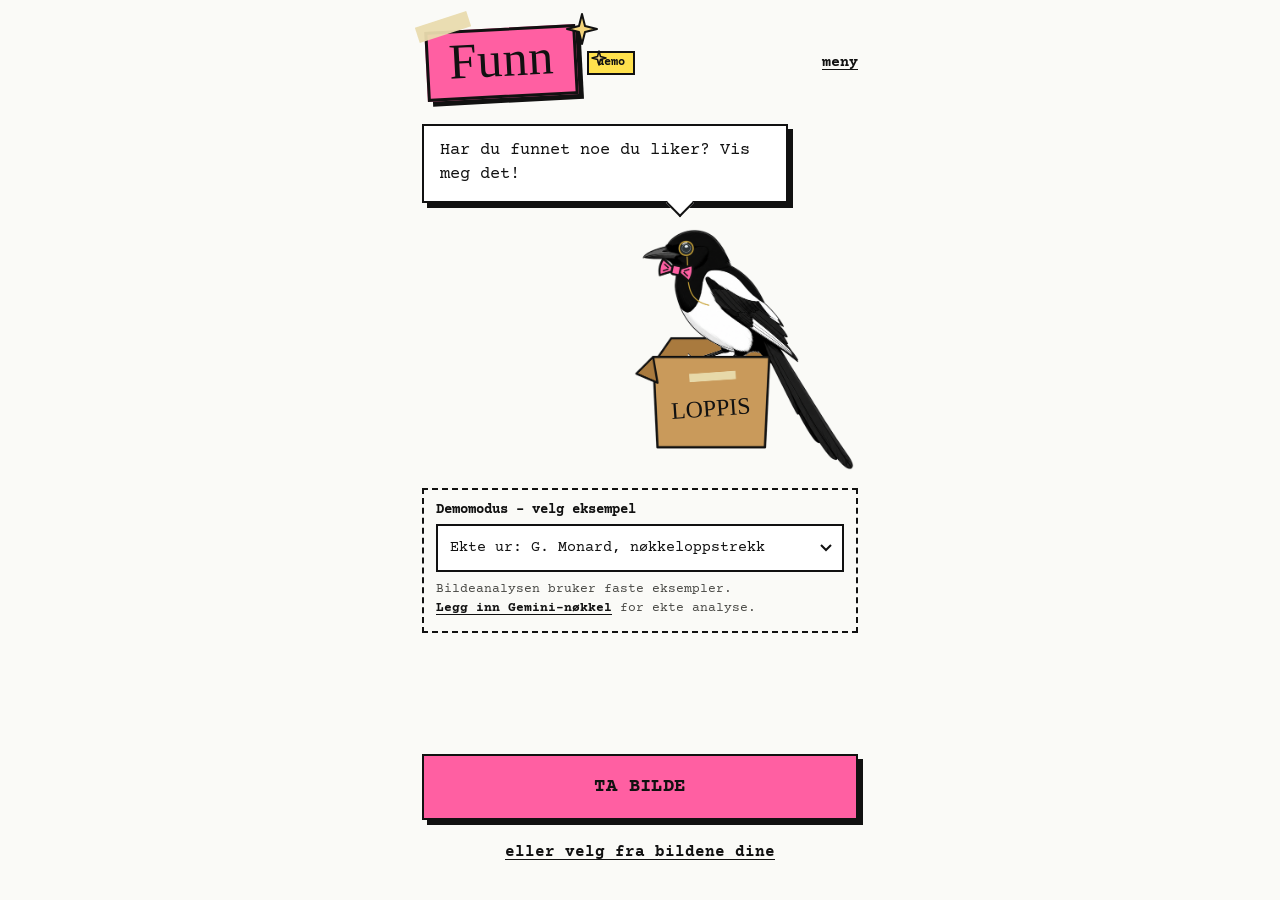
<file: docs/index.html>
<!doctype html>
<html lang="no">
<head>
  <meta charset="utf-8">
  <meta name="viewport" content="width=device-width, initial-scale=1, viewport-fit=cover">
  <title>Funn</title>
  <meta name="description" content="Ta bilde av det du har funnet på loppis eller i bruktbutikken, og få vite hva det er og hva lignende selges for.">
  <meta name="theme-color" content="#FAFAF7">
  <meta name="color-scheme" content="light">
  <link rel="manifest" href="manifest.webmanifest">
  <link rel="icon" href="icon-192.png" type="image/png">
  <link rel="apple-touch-icon" href="icon-192.png">
  <meta name="apple-mobile-web-app-capable" content="yes">
  <meta name="apple-mobile-web-app-title" content="Funn">
  <link rel="preconnect" href="https://fonts.googleapis.com">
  <link rel="preconnect" href="https://fonts.gstatic.com" crossorigin>
  <link rel="stylesheet" href="https://fonts.googleapis.com/css2?family=Courier+Prime:ital,wght@0,400;0,700;1,400&family=Permanent+Marker&display=swap">
  <link rel="stylesheet" href="styles.css">
</head>
<body>
  <!-- Skjæra i loppiskassa. Ordet på kassa er tekst, så det får tusjfonten. -->
  <template id="skjaere-tpl">
    <span class="skjaere"><img src="img/skjaere.png" alt=""><svg class="kasse-tekst" viewBox="141 55 852 933" aria-hidden="true"><text x="440" y="780" text-anchor="middle" transform="rotate(-4 440 770)">LOPPIS</text></svg></span>
  </template>

  <main id="app">
    <!-- 1. Start -->
    <section id="screen-intro" class="screen screen-intro">
      <div class="start-top">
        <div class="logo">
          <span class="tape tape-logo" aria-hidden="true"></span>
          <h1 class="logo-word">Funn</h1>
          <svg class="star star-big" viewBox="0 0 34 34" aria-hidden="true"><path d="M17 2 L20 14 L32 17 L20 20 L17 32 L14 20 L2 17 L14 14 Z"/></svg>
          <svg class="star star-small" viewBox="0 0 16 16" aria-hidden="true"><path d="M8 1 L9.5 6.5 L15 8 L9.5 9.5 L8 15 L6.5 9.5 L1 8 L6.5 6.5 Z"/></svg>
        </div>
        <span id="mode-badge" class="badge badge-demo" hidden>demo</span>
        <button class="link link-top" data-action="settings">meny</button>
      </div>

      <div class="bubble bubble-start">
        <p>Har du funnet noe du liker? Vis meg det!</p>
      </div>
      <div class="mascot mascot-start" data-skjaere="Skjæra med monokkel sitter i en loppiskasse"></div>

      <div id="mock-panel" class="mock-panel" hidden>
        <label for="mock-scenario">Demomodus – velg eksempel</label>
        <select id="mock-scenario"></select>
        <p class="fineprint">Bildeanalysen bruker faste eksempler. <button class="link link-inline" data-action="settings">Legg inn Gemini-nøkkel</button> for ekte analyse.</p>
      </div>

      <div class="actions">
        <label class="btn btn-primary btn-big">
          <input type="file" accept="image/*" capture="environment" data-input="camera" hidden>
          TA BILDE
        </label>
        <label class="link link-center">
          <input type="file" accept="image/*" multiple data-input="gallery" hidden>
          eller velg fra bildene dine
        </label>
      </div>
    </section>

    <!-- 2. Bilder -->
    <section id="screen-capture" class="screen" hidden>
      <div class="screen-top">
        <button class="link link-top" data-action="back">← tilbake</button>
        <span id="photo-count" class="count"></span>
      </div>
      <div class="tag"><h1>Bildene dine</h1></div>

      <div class="photo-grid" id="photo-grid"></div>
      <p class="error" id="capture-error" role="alert" hidden></p>

      <div class="mascot-talk">
        <div class="mascot mascot-small" data-skjaere="Skjæra"></div>
        <div class="bubble bubble-left" id="suggest-box"></div>
      </div>

      <ul class="arrows">
        <li>Hele funnet, forfra</li>
        <li>Merker, stempler, signaturer</li>
        <li>Gå nært, la lyset falle skrått</li>
      </ul>
      <p class="guide-link"><button class="link link-inline" data-action="guide">Lommeur? Slik åpner du det</button></p>

      <div class="actions">
        <button class="btn btn-primary" data-action="analyze" id="analyze-btn" disabled>FINN UT HVA DET ER</button>
        <label class="link link-center">
          <input type="file" accept="image/*" multiple data-input="gallery" hidden>
          velg fra bildene dine
        </label>
        <button class="link link-center" data-action="save-photos" id="save-photos-btn" hidden>lagre bildene på telefonen</button>
      </div>
    </section>

    <!-- 3. Analyserer (fylles av app.js) -->
    <section id="screen-loading" class="screen screen-center" hidden></section>

    <!-- 4. Stemmer dette? -->
    <section id="screen-confirm" class="screen" hidden>
      <button class="link link-top" data-action="retake">← bildene</button>
      <div class="title-row">
        <div class="tag"><h1>Stemmer dette?</h1></div>
        <div class="mascot mascot-tiny" data-skjaere="Skjæra"></div>
      </div>
      <p class="lead">Dette leste jeg. Rett det som er feil før jeg leter etter priser.</p>

      <section id="identity-box" class="identity" hidden></section>
      <div id="confirm-notices"></div>
      <section class="box found" aria-labelledby="found-title">
        <h2 id="found-title" class="box-label">Funnet <span class="chip" data-conf="numbers"></span></h2>
        <div id="found"></div>
      </section>

      <form id="confirm-form" novalidate>
        <div class="field">
          <label for="f-object">Hva er det?</label>
          <input id="f-object" name="object_type" autocomplete="off" placeholder="F.eks. kaffekanne, spiseskje, vase">
          <small id="object-description"></small>
        </div>
        <div id="work-fields">
          <div class="field">
            <label for="f-title">Tittel <span class="chip" data-conf="title"></span></label>
            <input id="f-title" name="work_title" autocomplete="off" placeholder="Slik den står på boka, plata eller bildet">
          </div>
          <div class="field">
            <label for="f-creator">Forfatter eller kunstner</label>
            <input id="f-creator" name="creator" autocomplete="off" autocapitalize="words" placeholder="Ikke lest">
          </div>
        </div>
        <div class="field">
          <label for="f-brand">Produsent eller signatur <span class="chip" data-conf="brand_signed"></span></label>
          <input id="f-brand" name="brand" autocomplete="off" autocapitalize="words" placeholder="Usignert">
        </div>
        <div class="field-pair">
          <div class="field">
            <label for="f-category">Kategori <span class="chip" data-conf="category"></span></label>
            <select id="f-category" name="category"></select>
          </div>
          <div class="field">
            <label for="f-materials">Materiale</label>
            <input id="f-materials" name="materials" autocomplete="off" placeholder="porselen">
          </div>
        </div>
        <div id="watch-fields">
        <div class="field">
          <label for="f-movement">Verksnummer</label>
          <input id="f-movement" name="movement_serial" inputmode="numeric" pattern="[0-9 ]*" autocomplete="off" placeholder="Ikke lest">
          <small>Nummer på selve urverket. Mange ur har ikke det.</small>
        </div>
        <div class="field">
          <label for="f-case">Kassenummer</label>
          <input id="f-case" name="case_number" inputmode="numeric" pattern="[0-9 ]*" autocomplete="off" placeholder="Ikke lest">
          <small>Nummer i lokkene. Står det samme nummer flere steder, hører lokkene trolig sammen.</small>
        </div>
        <div class="field">
          <label for="f-escapement">Gangtype <span class="chip" data-conf="escapement"></span></label>
          <select id="f-escapement" name="escapement"></select>
          <small id="escapement-evidence"></small>
        </div>
        <div class="field">
          <label for="f-winding">Oppstrekk <span class="chip" data-conf="winding"></span></label>
          <select id="f-winding" name="winding"></select>
          <small id="winding-evidence"></small>
        </div>
        <div class="field">
          <label for="f-layout">Verktype</label>
          <select id="f-layout" name="movement_layout"></select>
        </div>
        </div>
        <div class="field" id="material-field">
          <label for="f-material">Edelt metall etter stempel <span class="chip" data-conf="marks"></span></label>
          <select id="f-material" name="material"></select>
          <div class="stamps" id="stamps"></div>
        </div>
        <p class="fineprint">Usikker på noe? Feltet er merket med «sjekk».</p>
        <div class="actions">
          <button class="btn btn-primary" type="submit">FINN PRISER</button>
          <button class="link link-center" type="button" data-action="add-photo">legg til et bilde</button>
        </div>
      </form>
    </section>

    <!-- 5. Resultat -->
    <section id="screen-result" class="screen" hidden>
      <button class="link link-top" data-action="edit">← rett opplysninger</button>

      <div id="result-found">
        <div class="result-head">
          <div class="result-info">
            <div class="result-photo" id="result-photo" role="img" aria-label="Bilde av funnet"></div>
            <h1 class="result-title" id="result-title"></h1>
            <p class="result-sub" id="result-sub"></p>
            <p class="meta result-identity" id="result-identity" hidden></p>
          </div>
          <div class="result-mascot">
            <div class="mascot mascot-result" data-skjaere="Skjæra med prislappen"></div>
            <span class="notes" aria-hidden="true"><i>♪</i><i>♫</i><i>♪</i></span>
            <div class="price-sticker" id="price-sticker" aria-hidden="true"><span>…</span></div>
          </div>
        </div>
        <div class="bubble bubble-up" id="result-bubble" aria-live="polite"></div>

        <article class="card" id="discogs-card" hidden></article>
        <article class="card" id="web-card" hidden></article>
        <article class="card" id="value-card"></article>
      </div>

      <!-- Fant ingenting -->
      <div id="result-none" class="result-none" hidden>
        <div class="mascot-wonder">
          <span class="wonder-mark" aria-hidden="true">?</span>
          <div class="mascot mascot-none" data-skjaere="Skjæra med monokkel ser spørrende ut"></div>
        </div>
        <div class="tag tag-center"><h1>Hm. Denne vet jeg ikke.</h1></div>
        <p>Jeg fant ingen priser med en kilde jeg kan stå for. Jeg gjetter ikke – men dette kan hjelpe:</p>
        <ul class="arrows">
          <li>Ta bilde av merket under bunnen</li>
          <li>Skriv inn navnet hvis du ser et</li>
          <li>Ta bildet i bedre lys, gjerne fra siden</li>
        </ul>
        <p class="meta" id="none-detail"></p>
        <div id="none-tech"></div>
      </div>

      <article class="card" id="dating-card"></article>
      <article class="card" id="maker-card" hidden></article>

      <div class="actions">
        <button class="btn btn-secondary" data-action="add-photo" id="none-add" hidden>LEGG TIL ET BILDE</button>
        <button class="btn btn-primary" data-action="restart">SJEKK EN TIL</button>
      </div>
    </section>

    <!-- 6. Innstillinger -->
    <section id="screen-settings" class="screen" hidden>
      <button class="link link-top" data-action="close-settings">← tilbake</button>
      <div class="tag"><h1>Meny</h1></div>
      <p class="lead">Nøkkelen lagres bare i denne nettleseren og sendes bare til Google.</p>
      <form id="settings-form" novalidate>
        <div class="field">
          <label for="s-key">Gemini API-nøkkel</label>
          <input id="s-key" name="key" type="password" autocomplete="off" autocapitalize="off" spellcheck="false" placeholder="AIza…">
          <small>Lag en i Google AI Studio. Begrens den til Generative Language API og denne nettadressen.</small>
        </div>
        <div class="field">
          <label for="s-model">Modell</label>
          <input id="s-model" name="model" autocomplete="off" autocapitalize="off" spellcheck="false">
          <small>Bytt hvis Google har pensjonert modellen.</small>
        </div>
        <div class="field">
          <label for="s-discogs">Discogs-nøkkel (musikk)</label>
          <input id="s-discogs" name="discogsKey" type="password" autocomplete="off" autocapitalize="off" spellcheck="false" placeholder="Valgfri">
          <small>Gir riktig pressing og prisene på Discogs for LP, CD og kassett. Lag en gratis på discogs.com: logg inn, åpne Settings → Developers og trykk «Generate new token». Nøkkelen lagres bare i denne nettleseren.</small>
        </div>
        <div class="field field-check">
          <label><input type="checkbox" name="demo"> Demomodus (ingen kall til Gemini)</label>
        </div>
        <p id="settings-status" class="status" role="status" hidden></p>
        <p><button class="link link-inline" type="button" data-action="guide">Slik åpner du et lommeur</button></p>
        <div class="actions">
          <button class="btn btn-primary" type="submit">LAGRE</button>
          <div class="row">
            <button class="btn btn-secondary" type="button" data-action="test-key">TEST NØKKELEN</button>
            <button class="btn btn-secondary" type="button" data-action="clear-key">SLETT NØKKEL</button>
          </div>
        </div>
      </form>
    </section>

    <!-- Veiledning -->
    <section id="screen-guide" class="screen guide" hidden>
      <button class="link link-top" data-action="close-guide">← tilbake</button>
      <div class="tag"><h1>Slik åpner du et lommeur</h1></div>
      <p class="lead">De fleste lommeur har to lokk bak: et ytre lokk og et indre støvlokk, cuvetten. Stempler og nummer kan sitte på begge, så ta bilde av hvert lag.</p>

      <figure class="guide-figure">
        <svg viewBox="0 0 320 210" role="img" aria-labelledby="guide-fig-title">
          <title id="guide-fig-title">Lagene i et lommeur sett fra siden: glass, urskive, urverk, cuvette og ytre lokk</title>
          <g class="g-line">
            <path d="M52 22a10 10 0 0 1 20 0" />
            <rect x="57" y="22" width="10" height="9" rx="2" />
            <path d="M22 52q40-16 80 0" />
            <rect x="24" y="56" width="76" height="6" rx="2" class="g-fill-soft" />
            <rect x="26" y="68" width="72" height="22" rx="3" class="g-fill" />
            <circle cx="46" cy="79" r="6" />
            <circle cx="76" cy="79" r="4" />
            <path d="M26 98 L96 128" class="g-accent" />
            <path d="M24 104 L88 160" class="g-accent2" />
            <circle cx="25" cy="101" r="3" class="g-dot" />
          </g>
          <g class="g-label">
            <line x1="102" y1="46" x2="150" y2="36" /><text x="156" y="40">Glass</text>
            <line x1="102" y1="59" x2="150" y2="62" /><text x="156" y="66">1 · Urskive</text>
            <line x1="100" y1="79" x2="150" y2="90" /><text x="156" y="94">4 · Urverk med verksnummer</text>
            <line x1="96" y1="128" x2="150" y2="122" /><text x="156" y="126">3 · Cuvette (indre lokk)</text>
            <line x1="88" y1="160" x2="150" y2="152" /><text x="156" y="156">2 · Ytre baklokk</text>
            <line x1="25" y1="104" x2="40" y2="190" /><text x="44" y="194">Hengsel</text>
          </g>
        </svg>
        <figcaption>Ytre lokk og cuvette er vanligvis hengslet på samme side. Tallene viser rekkefølgen du åpner uret i.</figcaption>
      </figure>

      <article class="guide-card" id="guide-before">
        <h2>Før du begynner</h2>
        <ul>
          <li>Bruk neglen eller en tynn plastkile, for eksempel et gitarplekter. Aldri kniv eller skrutrekker: riper og bulker senker verdien.</li>
          <li>Hold uret over et mykt underlag, og ikke tving noe som sitter fast. Spør selgeren om lov på loppemarkedet.</li>
          <li>Ikke rør urverket. Særlig balansehjulet, som svinger fram og tilbake, er ømfintlig.</li>
        </ul>
      </article>

      <article class="guide-card" id="guide-dial">
        <h2><span class="num">1</span> Urskiven</h2>
        <p>Ta bildet rett forfra med hele skiven og eventuell tekst.</p>
        <p>Har uret lokk også foran (savonett eller jegerur), trykker du inn kronen øverst. Da spretter frontlokket opp.</p>
      </article>

      <article class="guide-card" id="guide-caseback">
        <h2><span class="num">2</span> Ytre baklokk</h2>
        <p>Finn det lille neglesporet i kanten, ofte rett overfor hengselet, og lirk forsiktig. Noen lokk skrus av mot klokka i stedet.</p>
        <p><strong>Fotografer innsiden av lokket.</strong> Her står ofte sølvstempelet (0.800, 0.875, 0.935), et lite merke fra kassemakeren, kontrollmerker som en bjørn, en tiur eller et ekorn, og kassenummeret.</p>
        <p class="fineprint">Monogrammer og initialer er gravert for en eier. Små, ujevne riper med bokstaver og tall er ofte merker etter reparasjoner. Appen tar dem med, men bruker dem ikke som serienummer.</p>
      </article>

      <article class="guide-card" id="guide-cuvette">
        <h2><span class="num">3</span> Cuvetten (indre lokk)</h2>
        <p>Under det ytre lokket ligger et tynnere støvlokk. <strong>Fotografer utsiden før du åpner det</strong>, og så innsiden. Utsiden har ofte gravert tekst som navn, antall steiner, gangtype («Echappement à cylindre», «Ancre») og et nummer. Innsiden kan ha egne stempler.</p>
        <p>To hull i cuvetten betyr at uret trekkes opp med nøkkel: det ene er for oppstrekk, det andre for å stille viserne («Aiguilles»).</p>
        <p>Cuvetten kan være av samme sølv som kassen, eller av metall («Cuvette Métal»). Står samme nummer i lokket og på cuvetten, hører de trolig sammen.</p>
        <p class="fineprint">Har uret ingen cuvette, hopper du over dette steget.</p>
      </article>

      <article class="guide-card" id="guide-movement">
        <h2><span class="num">4</span> Urverket</h2>
        <p>Åpne cuvetten på samme måte. På mange ur står det lite eller ingenting på verket, og det er helt vanlig. Bildet viser likevel gangtypen, om uret har nøkkeloppstrekk (firkantede tapper) og hvordan verket er bygd. Står det et nummer, får skrått lys graveringen fram.</p>
        <p>Finner du ikke noe neglespor bak, kan uret være av typen som åpnes forfra: glassringen løftes av, og verket vippes ut. Da er det tryggest å la det være.</p>
      </article>

      <article class="guide-card" id="guide-close">
        <h2>Lukk forsiktig</h2>
        <p>Trykk lokkene igjen med tommelen nær hengselet, først cuvetten og så det ytre lokket. Trykk aldri midt på glasset.</p>
      </article>

      <div class="actions">
        <button class="btn btn-primary" data-action="close-guide">FERDIG</button>
      </div>
    </section>
  </main>
  <noscript><p class="error">Appen trenger JavaScript.</p></noscript>

  <script type="module" src="js/app.js"></script>
</body>
</html>
</file>
<file: docs/styles.css>
/* Funn – loppislapp-stil
   Hvitt papir, svart tusj, maskeringsteip og neonrosa klistremerker. Harde skygger, ingen runde hjørner.
   Courier Prime for tekst (som en skrivemaskinlapp), Permanent Marker for det som er skrevet for hånd. */

:root {
  --paper: #FAFAF7;
  --white: #FFFFFF;
  --ink: #111111;
  --muted: #4A4A46;
  --photo: #E3E1DA;
  --tape: #E9DCAE;
  --sticker: #FF5FA2;
  --gold: #C9A43A;
  --ok: #1D6B3A;
  --ok-soft: #DDF3E3;
  --warn: #7A4B00;
  --warn-soft: #FFF1BF;
  --bad: #A3122A;
  --bad-soft: #FFE0E5;
  --line: 2.5px solid var(--ink);
  --shadow: 5px 5px 0 var(--ink);
  --mono: "Courier Prime", "Courier New", Courier, monospace;
  --marker: "Permanent Marker", "Marker Felt", "Comic Sans MS", cursive;
  color-scheme: light;
}

* { box-sizing: border-box; }
[hidden] { display: none !important; }
html, body { margin: 0; }

body {
  background: var(--paper);
  color: var(--ink);
  font: 16px/1.5 var(--mono);
  -webkit-text-size-adjust: 100%;
  min-height: 100dvh;
}

a { color: var(--ink); text-underline-offset: 3px; }
:focus-visible { outline: 3px solid var(--sticker); outline-offset: 2px; }
p { margin: 0 0 12px; }

main { max-width: 480px; margin: 0 auto; }

.screen {
  padding: calc(10px + env(safe-area-inset-top)) 22px calc(26px + env(safe-area-inset-bottom));
  min-height: 100dvh;
  display: flex; flex-direction: column;
}
.screen-center { align-items: center; text-align: center; }

/* --- Overskrifter: tusj på teip -------------------------------------------------- */

h1, h2 { font-weight: 400; }
.tag {
  align-self: flex-start; display: inline-block; background: var(--tape);
  padding: 8px 14px; transform: rotate(-1.5deg); margin: 6px 0 14px;
}
.tag h1 { margin: 0; font: 400 28px/1.15 var(--marker); }
.tag-center { align-self: center; }
.lead { font-size: 15px; line-height: 1.45; }
.fineprint { font-size: 13px; color: var(--muted); }
.meta { font-size: 13px; color: var(--muted); }
.meta.good { color: var(--ok); font-weight: 700; }
.nowrap { white-space: nowrap; }
.count { font-size: 14px; }

/* --- Lenker og knapper ------------------------------------------------------------ */

.link {
  background: none; border: 0; padding: 0; min-height: 44px; cursor: pointer;
  display: inline-flex; align-items: center; color: var(--ink);
  font: 700 15px var(--mono); text-decoration: underline; text-underline-offset: 3px;
  -webkit-tap-highlight-color: transparent;
}
.link-top { align-self: flex-start; }
.link-center { align-self: center; justify-content: center; font-size: 16px; }
.link-inline { min-height: 0; display: inline; font-size: inherit; }
.screen-top { display: flex; justify-content: space-between; align-items: center; }

.actions { margin-top: auto; padding-top: 22px; display: flex; flex-direction: column; gap: 10px; }
.row { display: flex; gap: 10px; }
.row > * { flex: 1; }

.btn {
  display: inline-flex; align-items: center; justify-content: center; text-align: center;
  min-height: 60px; padding: 0 18px; cursor: pointer; border-radius: 0;
  border: var(--line); box-shadow: var(--shadow); color: var(--ink);
  font: 700 18px/1.1 var(--mono); letter-spacing: .02em;
  user-select: none; -webkit-tap-highlight-color: transparent;
  transition: transform .08s, box-shadow .08s;
}
.btn-primary { background: var(--sticker); }
.btn-big { min-height: 66px; font-size: 19px; }
.btn-secondary { background: var(--white); min-height: 54px; font-size: 15px; box-shadow: 4px 4px 0 var(--ink); }
.btn:active { transform: translate(3px, 3px); box-shadow: 2px 2px 0 var(--ink); }
.btn[disabled] { background: var(--photo); color: var(--muted); box-shadow: 3px 3px 0 var(--muted); border-color: var(--muted); cursor: default; }
.btn[disabled]:active { transform: none; }

/* --- Startskjerm -------------------------------------------------------------------- */

.screen-intro { padding-top: calc(22px + env(safe-area-inset-top)); }
.start-top { display: flex; align-items: center; gap: 10px; padding-top: 6px; }
.start-top .link-top { margin-left: auto; align-self: center; }
.logo { position: relative; display: inline-block; margin-left: 4px; }
.logo-word {
  margin: 0; display: inline-block; background: var(--sticker); border: 3px solid var(--ink);
  padding: 0 20px 6px; transform: rotate(-3deg); box-shadow: var(--shadow);
  font: 400 50px/1.15 var(--marker); letter-spacing: .01em;
}
.tape { position: absolute; background: var(--tape); opacity: .95; }
.tape-logo { left: -10px; top: -9px; width: 54px; height: 16px; transform: rotate(-18deg); z-index: 1; }
.star { position: absolute; fill: #F3D47A; stroke: var(--ink); stroke-linejoin: round; }
.star-big { right: -22px; top: -16px; width: 34px; height: 34px; stroke-width: 2; }
.star-small { right: -30px; top: 22px; width: 16px; height: 16px; stroke-width: 1.5; }

/* --- Snakkebobler ------------------------------------------------------------------- */

.bubble {
  position: relative; background: var(--white); border: var(--line); box-shadow: var(--shadow);
  padding: 13px 16px; font-size: 16px; line-height: 1.45;
}
.bubble p { margin: 0; }
.bubble p + p { margin-top: 6px; }
.bubble::after {
  content: ""; position: absolute; width: 18px; height: 18px; background: var(--white);
  border-right: var(--line); border-bottom: var(--line);
}
.bubble-start { margin: 26px 70px 0 0; font-size: 17px; }
.bubble-start::after { right: 96px; bottom: -12px; transform: rotate(45deg); }
.bubble-left { flex: 1; margin-bottom: 30px; font-size: 15px; box-shadow: 4px 4px 0 var(--ink); }
.bubble-left::after { left: -11px; bottom: 16px; border: 0; border-left: var(--line); border-bottom: var(--line); transform: rotate(45deg); }
.bubble-up { margin-top: 14px; }
.bubble-up::after { right: 60px; top: -11px; border: 0; border-left: var(--line); border-top: var(--line); transform: rotate(45deg); }
.bubble-think { display: inline-block; margin-top: 44px; padding: 12px 18px; font-weight: 700; font-size: 17px; box-shadow: 4px 4px 0 var(--ink); }
.bubble-think::after { left: calc(50% - 9px); bottom: -11px; transform: rotate(45deg); }

/* --- Skjæra ------------------------------------------------------------------------------- */

.mascot { flex: none; }
.skjaere { position: relative; display: block; width: 100%; aspect-ratio: 852 / 933; }
.skjaere img { width: 100%; height: 100%; display: block; }
.kasse-tekst { position: absolute; inset: 0; width: 100%; height: 100%; pointer-events: none; }
.kasse-tekst text { font-family: var(--marker); font-size: 92px; fill: var(--ink); }

.mascot-start { align-self: flex-end; width: 220px; margin: 26px 4px 0 0; }
.mascot-small { width: 96px; }
.mascot-tiny { width: 74px; margin-left: auto; }
.mascot-result { width: 150px; }
/* Skjæra plystrer mens prisene letes fram: små noter fra nebbet, og kassa vipper. */
.notes { position: absolute; left: 2px; top: -30px; width: 40px; height: 54px; pointer-events: none; display: none; }
.whistling .notes { display: block; }
.notes i { position: absolute; left: 10px; bottom: 0; font: 400 20px/1 var(--marker); font-style: normal; opacity: 0; animation: note 2.4s ease-out infinite; }
.notes i:nth-child(2) { animation-delay: .8s; left: 0; font-size: 18px; }
.notes i:nth-child(3) { animation-delay: 1.6s; left: 18px; font-size: 16px; }
@keyframes note { 0% { transform: translate(0, 0) rotate(-10deg); opacity: 0; } 15% { opacity: 1; }
  100% { transform: translate(-14px, -46px) rotate(12deg); opacity: 0; } }
.whistling .mascot-result { transform-origin: 55% 80%; animation: vipp 1.8s ease-in-out infinite; }
.mascot-none { width: 210px; transform: rotate(-5deg); }
.mascot-wait { width: 230px; margin-top: 20px; transform-origin: 55% 80%; animation: vipp 1.6s ease-in-out infinite; }
@keyframes vipp { 0%, 100% { transform: rotate(0deg); } 30% { transform: rotate(-4deg); } 60% { transform: rotate(3deg); } }

.mascot-talk { margin-top: 26px; display: flex; gap: 10px; align-items: flex-end; }
.title-row { display: flex; align-items: flex-end; gap: 8px; }
.title-row .tag { margin-bottom: 16px; }

/* --- Bilder ------------------------------------------------------------------------------- */

.photo-grid { margin-top: 8px; display: grid; grid-template-columns: repeat(3, minmax(0, 1fr)); gap: 14px 12px; }
.thumb { position: relative; margin: 0; aspect-ratio: 1; border: 2px solid var(--ink); background: var(--photo); }
.thumb img { width: 100%; height: 100%; object-fit: cover; display: block; }
.thumb > svg { width: 46%; margin: 18% auto 0; display: block; opacity: .5; }
.thumb::before {
  content: ""; position: absolute; left: 16px; top: -8px; width: 46px; height: 14px; z-index: 1;
  background: var(--tape); opacity: .95; transform: rotate(-4deg);
}
.thumb:nth-child(2n)::before { left: 20px; transform: rotate(3deg); }
.thumb figcaption {
  position: absolute; left: 0; right: 0; bottom: 0; padding: 3px 5px; font-size: 11px; line-height: 1.2;
  background: rgba(255, 255, 255, .9); border-top: 1.5px solid var(--ink);
}
.thumb-note { position: absolute; left: 6px; right: 6px; top: 50%; font-size: 11px; text-align: center; line-height: 1.2; }
.thumb-remove {
  position: absolute; right: -10px; top: -10px; width: 30px; height: 30px; border-radius: 15px; z-index: 2;
  border: 2px solid var(--ink); background: var(--white); color: var(--ink); padding: 0; cursor: pointer;
  font: 700 15px/1 var(--mono);
}
.add-tile {
  aspect-ratio: 1; border: 2px dashed var(--ink); background: transparent; cursor: pointer;
  display: flex; flex-direction: column; align-items: center; justify-content: center; gap: 4px;
}
.add-tile .plus { font-size: 30px; line-height: 1; }
.add-tile .add-label { font-size: 13px; font-weight: 700; }

.arrows { list-style: none; margin: 18px 0 0; padding: 12px 0 0; border-top: 2px dashed var(--ink); display: flex; flex-direction: column; gap: 6px; font-size: 15px; }
.arrows li::before { content: "→ "; }
.guide-link { margin: 10px 0 0; font-size: 14px; }

/* --- Venteskjerm -------------------------------------------------------------------------- */

.wait-photos { align-self: stretch; display: flex; justify-content: center; gap: 8px; }
.wait-photos span { flex: 0 0 calc((100% - 16px) / 3); height: 64px; border: 2px solid var(--ink); background: var(--photo) center / cover no-repeat; }
.dot { animation: prikk 1.2s infinite; }
.dot:nth-child(2) { animation-delay: .2s; }
.dot:nth-child(3) { animation-delay: .4s; }
@keyframes prikk { 0%, 20% { opacity: .15; } 50% { opacity: 1; } 100% { opacity: .15; } }
.checklist { margin: 22px 0 0; padding: 0; list-style: none; align-self: stretch; text-align: left; display: flex; flex-direction: column; gap: 8px; font-size: 16px; }
.checklist li::before { content: "[ ] "; }
.checklist li.done::before { content: "[x] "; }
.checklist li.now { font-weight: 700; }
.checklist li:not(.done):not(.now) { color: var(--muted); }
.screen-center .actions { align-self: stretch; }

/* --- Stemmer dette? ------------------------------------------------------------------------ */

.box { border: 2px solid var(--ink); background: var(--white); padding: 10px 12px; margin: 4px 0 16px; font-size: 15px; }
.box-label { margin: 0 0 4px; font: 700 13px var(--mono); text-transform: uppercase; display: flex; gap: 8px; align-items: center; flex-wrap: wrap; }
.found-list { list-style: none; margin: 0; padding: 0; }
.found-list li { padding: 6px 0; border-bottom: 1px dashed var(--ink); }
.found-list li:last-child { border-bottom: 0; }
.found-list small { color: var(--muted); }
.num-value { font-size: 17px; font-variant-numeric: tabular-nums; letter-spacing: .03em; }
.found-ignored { margin-top: 6px; }
.found-ignored ul { margin: 6px 0 0; padding-left: 1.1em; font-size: 13px; color: var(--muted); }

.field { margin-bottom: 12px; }
.field > label { display: flex; align-items: center; flex-wrap: wrap; gap: 8px; font: 700 14px var(--mono); text-transform: uppercase; margin-bottom: 4px; }
.field small { display: block; font-size: 13px; color: var(--muted); margin-top: 4px; }
.field-pair { display: grid; grid-template-columns: repeat(2, minmax(0, 1fr)); gap: 10px; }
input, select {
  width: 100%; min-height: 48px; padding: 0 12px; border-radius: 0;
  border: 2px solid var(--ink); background: var(--white); color: var(--ink);
  font: 17px var(--mono); -webkit-appearance: none; appearance: none;
}
select {
  padding-right: 32px; font-size: 15px;
  background: var(--white) url("data:image/svg+xml,%3Csvg xmlns='http://www.w3.org/2000/svg' viewBox='0 0 12 8'%3E%3Cpath d='M1 1l5 5 5-5' fill='none' stroke='%23111' stroke-width='2'/%3E%3C/svg%3E") right 10px center / 12px 8px no-repeat;
}
input::placeholder { color: #8A8A84; }
input:focus, select:focus { outline: none; box-shadow: 4px 4px 0 var(--sticker); }
input[name$="serial"], input[name="case_number"] { font-variant-numeric: tabular-nums; letter-spacing: .06em; }
.field-check label { font: 400 15px var(--mono); text-transform: none; gap: 10px; }
.field-check input { width: 24px; min-height: 24px; height: 24px; -webkit-appearance: auto; appearance: auto; accent-color: var(--sticker); }

.chip { font: 700 11px/1 var(--mono); text-transform: lowercase; padding: 3px 7px; border: 1.5px solid var(--ink); border-radius: 999px; white-space: nowrap; }
.chip:empty { display: none; }
.chip.high { background: var(--ok-soft); }
.chip.mid { background: var(--warn-soft); }
.chip.low { background: var(--bad-soft); }

.stamps { display: flex; flex-wrap: wrap; gap: 6px; margin-top: 8px; }
.stamp { font-size: 14px; padding: 4px 9px; background: var(--tape); }
.stamp small { display: block; font-size: 11px; color: var(--muted); }

/* --- Identifisering ------------------------------------------------------------------------ */

.identity { margin: 4px 0 16px; }
.identity .box-label { margin-bottom: 8px; }
.id-cards { list-style: none; margin: 0; padding: 0; display: flex; flex-direction: column; gap: 12px; }
.id-card {
  width: 100%; text-align: left; cursor: pointer; display: flex; flex-direction: column; gap: 4px;
  padding: 12px 14px; border: var(--line); background: var(--white); color: var(--ink);
  box-shadow: 4px 4px 0 var(--ink); font: 15px/1.4 var(--mono); -webkit-tap-highlight-color: transparent;
}
.id-card.picked { background: var(--sticker); }
.id-card.picked .id-name::before { content: "✓ "; }
.id-card:active { transform: translate(2px, 2px); box-shadow: 2px 2px 0 var(--ink); }
.id-name { font-weight: 700; font-size: 17px; }
.id-card.has-thumb { display: grid; grid-template-columns: 64px 1fr; column-gap: 12px; align-items: start; }
.id-card.has-thumb > :not(.id-thumb) { grid-column: 2; }
.id-thumb { grid-row: 1 / span 3; width: 64px; height: 64px; object-fit: cover; border: 2px solid var(--ink); background: var(--photo); }
.id-why { font-size: 14px; }
.id-check { font-size: 14px; font-weight: 700; background: var(--tape); padding: 4px 6px; align-self: flex-start; }
.id-source { display: inline-block; margin: 6px 0 0 2px; font-size: 13px; color: var(--muted); }
.result-identity { margin: 4px 0 0; }

/* --- Beskjeder ------------------------------------------------------------------------------ */

.notice { border: 2px solid var(--ink); background: var(--white); padding: 10px 12px; margin-bottom: 14px; font-size: 15px; }
.notice p { margin: 0 0 6px; }
.notice p:last-child { margin: 0; }
.notice-warn { background: var(--warn-soft); }
.notice-hint { background: var(--tape); }
.notice .link { min-height: 36px; }
.error { border: 2px solid var(--bad); background: var(--bad-soft); color: var(--bad); padding: 10px 12px; margin: 12px 0 0; font-weight: 700; }
.status { border: 2px solid var(--ink); padding: 10px 12px; }
.status.ok { background: var(--ok-soft); }
.status.bad { background: var(--bad-soft); color: var(--bad); }
.badge { font: 700 12px/1 var(--mono); padding: 4px 8px; border: 2px solid var(--ink); background: #FFE14D; }
.mock-panel { margin-top: 18px; border: 2px dashed var(--ink); padding: 12px; }
.mock-panel label { display: block; font: 700 14px var(--mono); margin-bottom: 6px; }
.mock-panel .fineprint { margin: 8px 0 0; }

/* --- Resultat ------------------------------------------------------------------------------- */

.result-head { display: flex; gap: 12px; align-items: flex-end; }
.result-info { flex: 1; min-width: 0; padding-bottom: 8px; }
.result-photo { height: 120px; border: 2px solid var(--ink); background: var(--photo) center / cover no-repeat; }
.result-title { margin: 12px 0 0; font: 400 28px/1.1 var(--marker); overflow-wrap: anywhere; }
.result-sub { margin: 4px 0 0; font-size: 15px; }
.result-mascot { position: relative; flex: none; margin-right: -6px; }
.price-sticker {
  position: absolute; right: -8px; top: 10px; min-width: 68px; height: 68px; padding: 0 6px; border-radius: 34px;
  background: var(--sticker); border: 2px solid var(--ink); transform: rotate(10deg);
  display: flex; align-items: center; justify-content: center; text-align: center;
  font: 400 14px/1.05 var(--marker);
}
.price-sticker.unconfirmed { border-style: dashed; background: #FFD1E6; }
.tech { margin-top: 10px; font-size: 12px; }
.tech pre { white-space: pre-wrap; overflow-wrap: anywhere; margin: 6px 0 0; padding: 8px; border: 1.5px dashed var(--ink); background: var(--white); font: 12px/1.4 var(--mono); }
.price-sticker.empty { background: var(--white); font-size: 26px; }

#dating-card:empty { display: none; }
.card { border-top: 2px dashed var(--ink); padding: 16px 0 6px; margin-top: 18px; }
.card h2 { margin: 0 0 10px; font: 400 22px/1.2 var(--marker); display: flex; gap: 10px; align-items: center; flex-wrap: wrap; }
.card h3 { margin: 16px 0 6px; font: 700 13px var(--mono); text-transform: uppercase; }
.card p { margin: 0 0 8px; }
.big { font: 400 30px/1.15 var(--marker); margin: 0 0 4px; }
.card .badge-demo { background: #FFE14D; }

.web-range-label { margin: 10px 0 0; font: 700 13px var(--mono); text-transform: uppercase; }
.web-sales, .web-facts { list-style: none; margin: 10px 0 0; padding: 0; }
.web-sales li { display: grid; gap: 2px; padding: 10px 0; border-bottom: 1px solid var(--ink); }
.web-sale-title { font-weight: 700; }
.web-sale-price { font-variant-numeric: tabular-nums; }
.web-facts li { padding: 4px 0; line-height: 1.45; }
.web-suggestions iframe { width: 100%; height: 90px; border: 0; margin-top: 8px; }
.web-note { margin-top: 12px; }
.web-sales.unchecked li { opacity: .8; border-bottom-style: dashed; }
.unchecked-note { margin: 0; }

.range { margin: 18px 0 8px; }
.range-track { position: relative; height: 12px; border: 2px solid var(--ink); background: repeating-linear-gradient(90deg, var(--white) 0 calc(10% - 2px), var(--ink) calc(10% - 2px) 10%); }
.range-marker { position: absolute; top: 50%; width: 24px; height: 24px; border-radius: 12px; transform: translate(-50%, -50%); background: var(--sticker); border: 2px solid var(--ink); }
.range-labels { display: flex; justify-content: space-between; margin-top: 12px; font-variant-numeric: tabular-nums; }
.range-labels div { display: flex; flex-direction: column; font-size: 12px; color: var(--muted); }
.range-labels strong { color: var(--ink); font-size: 16px; }
.range-labels .mid { text-align: center; }
.range-labels .end { text-align: right; }

.caveats { margin: 10px 0 0; padding-left: 1.1em; font-size: 14px; }
.caveats li { margin: 4px 0; }
.caveats li.demo { font-weight: 700; color: var(--bad); }
details { margin-top: 10px; }
summary { cursor: pointer; font-weight: 700; min-height: 44px; display: flex; align-items: center; text-decoration: underline; text-underline-offset: 3px; }
.sales { list-style: none; padding: 0; margin: 4px 0 0; font-size: 14px; }
.sales li { display: flex; justify-content: space-between; gap: 12px; padding: 8px 0; border-bottom: 1px solid var(--ink); }
.sales .price { font-weight: 700; white-space: nowrap; font-variant-numeric: tabular-nums; }
.maker-name { font: 700 20px/1.2 var(--mono); margin: 0 0 6px; }
.sources { padding-left: 1.1em; margin: 6px 0 0; font-size: 14px; }

/* --- Fant ingenting ------------------------------------------------------------------------- */

.result-none { display: flex; flex-direction: column; }
.mascot-wonder { position: relative; align-self: center; margin-top: 50px; }
.wonder-mark { position: absolute; left: 30px; top: -58px; font: 400 54px/1 var(--marker); transform: rotate(8deg); }
.result-none .tag { margin-top: 22px; }
.result-none .tag h1 { font-size: 26px; }
.result-none > p { font-size: 16px; }

/* --- Veiledning ------------------------------------------------------------------------------- */

.guide-figure { margin: 0 0 16px; padding: 12px; border: 2px solid var(--ink); background: var(--white); }
.guide-figure svg { width: 100%; height: auto; display: block; }
.guide-figure figcaption { font-size: 13px; color: var(--muted); margin-top: 6px; }
.g-line * { fill: none; stroke: var(--ink); stroke-width: 2; stroke-linecap: round; stroke-linejoin: round; }
.g-line .g-fill { fill: var(--tape); }
.g-line .g-fill-soft { fill: var(--paper); }
.g-line .g-accent { stroke: var(--gold); stroke-width: 3.5; }
.g-line .g-accent2 { stroke: var(--ink); stroke-width: 4; }
.g-line .g-dot { fill: var(--ink); }
.g-label line { stroke: var(--muted); stroke-width: 1; stroke-dasharray: 2 3; }
.g-label text { fill: var(--ink); font: 12px var(--mono); }
.guide-card { border-top: 2px dashed var(--ink); padding: 14px 0 4px; }
.guide-card h2 { margin: 0 0 8px; font: 400 21px/1.2 var(--marker); display: flex; gap: 10px; align-items: center; }
.guide-card ul { padding-left: 1.2em; margin: 0; }
.guide-card li { margin: 0 0 6px; }
.guide-card .num {
  display: inline-grid; place-items: center; width: 30px; height: 30px; border-radius: 15px; flex: none;
  background: var(--sticker); border: 2px solid var(--ink); font: 700 15px/1 var(--mono);
}

@media (prefers-reduced-motion: reduce) {
  .mascot-wait, .dot, .notes i, .whistling .mascot-result { animation: none; }
  .notes i { opacity: 1; }
  .btn { transition: none; }
  .btn:active { transform: none; }
}
</file>
